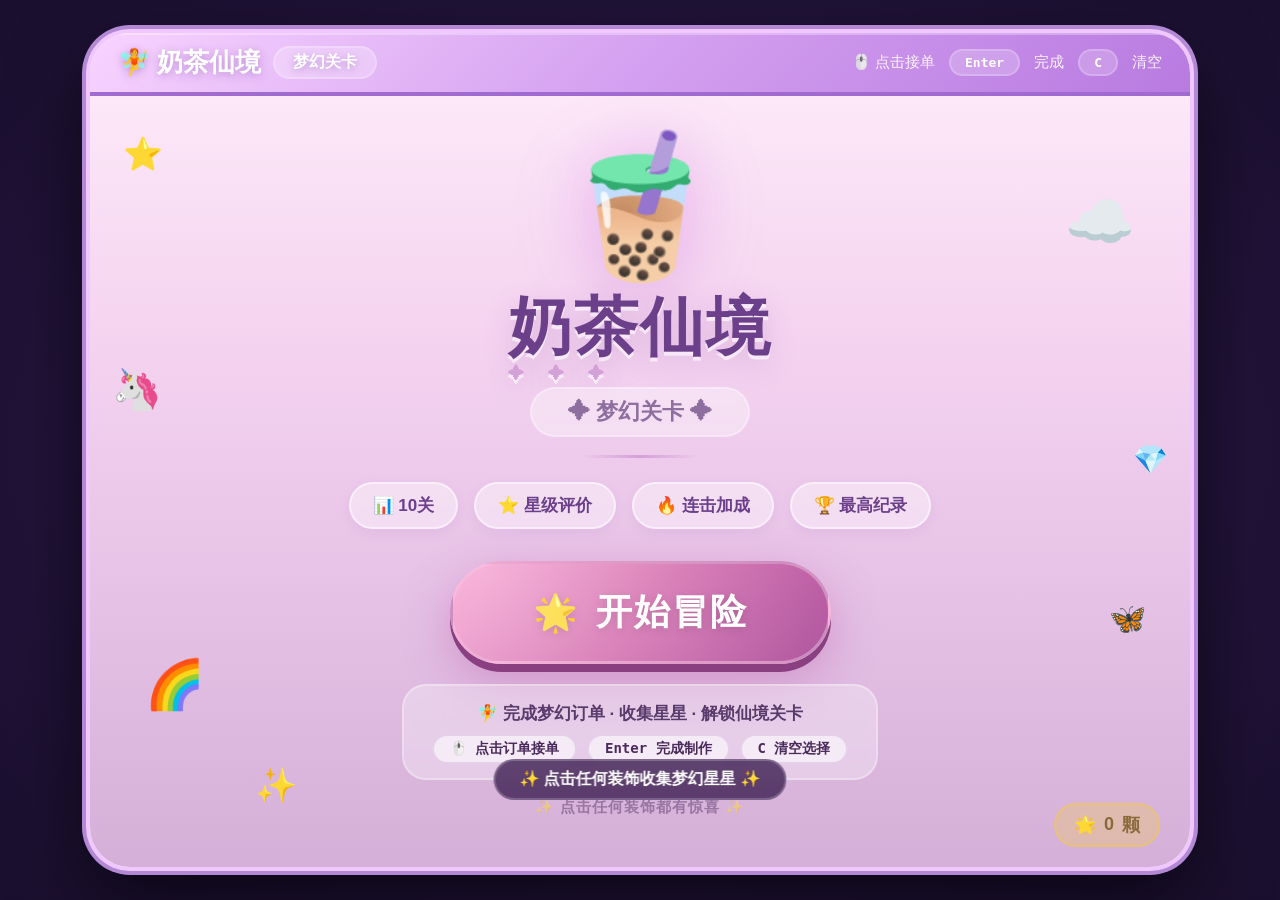
<file: index.html>
<!DOCTYPE html>
<html lang="zh-CN">
<head>
  <meta charset="UTF-8">
  <meta name="viewport" content="width=device-width, initial-scale=1.0, maximum-scale=1.0, user-scalable=no">
  <title>🧚 奶茶仙境 - 梦幻关卡</title>

  <link rel="stylesheet" href="css/style.css">
</head>
<body>

  <div class="game-wrapper">

    <!-- ===== 顶部横幅 ===== -->
    <div class="game-banner">
      <div class="logo">
        🧚 奶茶仙境
        <span>梦幻关卡</span>
      </div>
      <div class="controls-hint">
        <span>🖱️ 点击接单</span>
        <kbd>Enter</kbd> 完成
        <kbd>C</kbd> 清空
      </div>
    </div>

    <!-- ===== 启动界面 - 童话风格 ===== -->
    <div id="splashScreen">

      <!-- 童话装饰元素（全部可交互） -->
      <div class="fairy-deco" style="top:5%;left:3%;" onclick="interactDeco('⭐', '一颗小星星闪了闪✨')">
        <span class="deco-star">⭐</span>
        <span class="deco-tooltip">✨ 点我许愿</span>
      </div>

      <div class="fairy-deco" style="top:12%;right:5%;" onclick="interactDeco('☁️', '云朵轻轻飘过☁️')">
        <span class="deco-cloud">☁️</span>
        <span class="deco-tooltip">☁️ 触摸云朵</span>
      </div>

      <div class="fairy-deco" style="bottom:20%;left:5%;" onclick="interactDeco('🌈', '彩虹带来好运🌈')">
        <span class="deco-rainbow">🌈</span>
        <span class="deco-tooltip">🌈 抓住彩虹</span>
      </div>

      <div class="fairy-deco" style="bottom:30%;right:4%;" onclick="interactDeco('🦋', '蝴蝶飞走啦🦋')">
        <span class="deco-butterfly">🦋</span>
        <span class="deco-tooltip">🦋 蝴蝶仙子</span>
      </div>

      <div class="fairy-deco" style="top:35%;left:2%;" onclick="interactDeco('🦄', '独角兽向你点头🦄')">
        <span class="deco-unicorn">🦄</span>
        <span class="deco-tooltip">🦄 独角兽</span>
      </div>

      <div class="fairy-deco" style="top:45%;right:2%;" onclick="interactDeco('💎', '宝石闪闪发光💎')">
        <span class="deco-gem">💎</span>
        <span class="deco-tooltip">💎 神奇宝石</span>
      </div>

      <div class="fairy-deco" style="bottom:8%;left:15%;" onclick="interactDeco('✨', '魔法棒挥一挥✨')">
        <span class="deco-wand">✨</span>
        <span class="deco-tooltip">✨ 魔法棒</span>
      </div>

      <!-- 主内容 -->
      <div class="splash-icon" id="splashIcon" onclick="interactDeco('🧋', '奶茶精灵说：来一杯梦幻奶茶吧！🧋')">🧋</div>
      <div class="splash-title" id="splashTitle" onclick="interactDeco('🌟', '🌟 欢迎来到奶茶仙境！')">奶茶仙境</div>
      <div class="splash-subtitle">✦ 梦幻关卡 ✦</div>
      <div class="splash-divider"></div>

      <!-- 特性标签（每个都可交互） -->
      <div class="splash-features">
        <span class="tag" onclick="interactDeco('📊', '🌈 共有10个梦幻关卡等待你挑战！')">
          📊 10关
          <span class="tag-tip">✨ 点击查看</span>
        </span>
        <span class="tag" onclick="interactDeco('⭐', '🌟 完成关卡获得星星评价！')">
          ⭐ 星级评价
          <span class="tag-tip">✨ 点击查看</span>
        </span>
        <span class="tag" onclick="interactDeco('🔥', '🔥 连续正确制作触发连击！')">
          🔥 连击加成
          <span class="tag-tip">✨ 点击查看</span>
        </span>
        <span class="tag" onclick="interactDeco('🏆', '🏆 打破记录，成为奶茶大师！')">
          🏆 最高纪录
          <span class="tag-tip">✨ 点击查看</span>
        </span>
      </div>

      <button class="btn-start" id="btnStartGame">
        <span>🌟</span> 开始冒险
      </button>

      <div class="splash-instructions">
        <p>🧚 完成梦幻订单 · 收集星星 · 解锁仙境关卡</p>
        <div class="keys">
          <kbd>🖱️ 点击订单接单</kbd>
          <kbd>Enter 完成制作</kbd>
          <kbd>C 清空选择</kbd>
        </div>
      </div>
      <div class="splash-footer">✨ 点击任何装饰都有惊喜 ✨</div>

      <!-- 梦幻星星计数器 -->
      <div class="star-counter" id="starCounter" onclick="interactDeco('🌟', '你收集了 ' + (parseInt(localStorage.getItem('fairyStars')) || 0) + ' 颗梦幻星星！')">
        🌟 <span id="starCountDisplay">0</span> 颗
      </div>
    </div>

    <!-- ===== 游戏主界面 ===== -->
    <div id="gameScreen" class="hide">

      <!-- 标题栏 -->
      <div class="game-title-bar">
        <div class="title-left">
          <button class="back-btn" id="btnBackToMenu">🏠</button>
          <span class="game-title-text">🧚 奶茶仙境</span>
          <span class="level-badge" id="levelBadge">第 1 关</span>
        </div>
        <div class="title-right">
          <kbd>Enter</kbd> 完成
          <kbd>C</kbd> 清空
        </div>
      </div>

      <!-- 关卡进度 -->
      <div class="level-progress">
        <span class="label">📊 关卡进度</span>
        <div class="track">
          <div class="fill" id="levelProgressFill"></div>
        </div>
        <span class="count" id="levelProgressCount">0/5</span>
      </div>

      <!-- ===== 横屏主区域 ===== -->
      <div class="game-main">

        <!-- 左侧：订单队列 -->
        <div class="order-queue" id="orderQueue">
          <div class="queue-title">
            <span>📋 待处理订单</span>
            <span class="count" id="orderCount">0</span>
          </div>
          <div id="orderList"></div>
        </div>

        <!-- 右侧：操作面板 -->
        <div class="right-panel">

          <!-- 状态栏 -->
          <div class="status-bar">
            <div class="stat">
              <span class="stat-icon">❤️</span>
              <span class="stat-value" id="healthDigits">❤️❤️❤️</span>
            </div>
            <div class="stat">
              <span class="stat-icon">🪙</span>
              <span class="stat-value" id="coinDigits">0</span>
            </div>
            <div class="stat">
              <span class="stat-icon">🔥</span>
              <span class="stat-value" id="comboDigits">0</span>
            </div>
            <div class="stat">
              <span class="stat-icon">✅</span>
              <span class="stat-value" id="servedDigits">0</span>
            </div>
          </div>

          <!-- 操作台 -->
          <div class="prep-station" id="prepStation">
            <div class="step-block">
              <div class="step-header"><span class="step-badge">🍵 茶底</span></div>
              <div class="option-grid" id="teaOptions"></div>
            </div>
            <div class="step-block">
              <div class="step-header"><span class="step-badge">🍬 甜度</span></div>
              <div class="option-grid" id="sugarOptions"></div>
            </div>
            <div class="step-block">
              <div class="step-header"><span class="step-badge">🧋 加料</span></div>
              <div class="option-grid" id="toppingOptions"></div>
            </div>
            <div class="step-block">
              <div class="step-header"><span class="step-badge">🧊 冰块</span></div>
              <div class="option-grid" id="iceOptions"></div>
            </div>
          </div>

          <!-- 预览区 -->
          <div class="preview-zone" id="previewZone">
            <div class="preview-icons">🧋</div>
            <div class="preview-hint">点击订单开始制作</div>
          </div>

          <!-- 按钮 -->
          <div class="actions">
            <button class="action-btn clear-btn" id="btnClear">🗑️ 清空</button>
            <button class="action-btn complete-btn" id="btnComplete" disabled>✅ 完成</button>
          </div>
        </div>

      </div>
    </div>

  </div>

  <!-- ===== 反馈弹窗 ===== -->
  <div class="overlay" id="feedbackOverlay">
    <div class="feedback-card">
      <div class="feedback-banner" id="feedbackBanner">✅</div>
      <div class="feedback-detail" id="feedbackDetail"></div>
    </div>
  </div>

  <!-- ===== 结算弹窗 ===== -->
  <div class="overlay" id="settlementModal">
    <div class="settlement-card">
      <div class="gameover-banner" id="settlementBanner">🏁 关卡完成！</div>
      <div class="stars-display" id="starsDisplay">⭐⭐⭐</div>
      <div class="stat-row"><span>📦 完成订单</span><span class="stat-val" id="finalServed">0</span></div>
      <div class="stat-row"><span>🪙 金币</span><span class="stat-val" id="finalCoins">0</span></div>
      <div class="stat-row"><span>🔥 最高连击</span><span class="stat-val" id="finalCombo">0</span></div>
      <div class="stat-row"><span>💨 最快单秒</span><span class="stat-val" id="finalSpeed">0s</span></div>
      <div id="highScoreArea"></div>
      <button class="restart-btn" id="btnRestart">🔄 再来一局</button>
    </div>
  </div>
  <script src="./js/game.js"></script>
</body>
</html>
</file>
<file: css/style.css>
/* ===== 全局重置 ===== */
* {
  box-sizing: border-box;
  margin: 0;
  padding: 0;
}

body {
  min-height: 100vh;
  display: flex;
  justify-content: center;
  align-items: center;
  background: #1a0f2e;
  font-family: 'Comic Sans MS', 'Chalkboard SE', 'Segoe UI', cursive, sans-serif;
  padding: 20px;
  background-image: radial-gradient(ellipse at center, #2d1b4e 0%, #1a0f2e 100%);
}

.game-wrapper {
  width: 100%;
  max-width: 1100px;
  min-height: 700px;
  border-radius: 40px;
  overflow: hidden;
  box-shadow: 0 0 0 4px #f0c8ff, 0 0 0 8px #b388d4, 0 30px 80px rgba(0, 0, 0, 0.7);
  background: #faf0ff;
  position: relative;
}

/* ===== 顶部横幅 - 童话风格 ===== */
.game-banner {
  background: linear-gradient(135deg, #f8d4ff, #d4a0f0, #b87ae0);
  padding: 12px 28px;
  display: flex;
  justify-content: space-between;
  align-items: center;
  border-bottom: 4px solid #a06ad0;
  flex-wrap: wrap;
  gap: 8px;
  box-shadow: inset 0 2px 0 rgba(255, 255, 255, 0.3);
}

.game-banner .logo {
  display: flex;
  align-items: center;
  gap: 12px;
  font-size: 26px;
  font-weight: 900;
  color: #fff;
  text-shadow: 0 2px 8px rgba(120, 60, 160, 0.4);
  font-family: 'Comic Sans MS', cursive;
}

.game-banner .logo span {
  background: rgba(255, 255, 255, 0.25);
  padding: 4px 18px;
  border-radius: 30px;
  font-size: 16px;
  backdrop-filter: blur(4px);
  border: 2px solid rgba(255, 255, 255, 0.2);
}

.game-banner .controls-hint {
  display: flex;
  gap: 14px;
  font-size: 15px;
  color: rgba(255, 255, 255, 0.9);
  align-items: center;
}

.game-banner .controls-hint kbd {
  background: rgba(255, 255, 255, 0.2);
  padding: 4px 14px;
  border-radius: 20px;
  font-size: 13px;
  color: #fff;
  border: 2px solid rgba(255, 255, 255, 0.2);
  font-weight: bold;
}

/* ===== 启动界面 - 童话风格 ===== */
#splashScreen {
  display: flex;
  flex-direction: column;
  align-items: center;
  justify-content: center;
  min-height: 700px;
  padding: 40px 40px 50px;
  background: linear-gradient(180deg, #fce8f8 0%, #f5d4f0 30%, #e8c4e8 60%, #d4b0d8 100%);
  position: relative;
  overflow: hidden;
  transition: opacity 0.6s ease, transform 0.6s ease;
}

#splashScreen.hide {
  opacity: 0;
  transform: scale(1.05);
  pointer-events: none;
  position: absolute;
  top: 0;
  left: 0;
  right: 0;
  bottom: 0;
  z-index: 0;
}

/* ===== 童话装饰元素 ===== */
.fairy-deco {
  position: absolute;
  pointer-events: all;
  cursor: pointer;
  transition: all 0.3s ease;
  user-select: none;
}

.fairy-deco:hover {
  transform: scale(1.15) rotate(10deg);
}
.fairy-deco:active {
  transform: scale(0.85) rotate(-5deg);
}

.fairy-deco .deco-tooltip {
  position: absolute;
  bottom: 110%;
  left: 50%;
  transform: translateX(-50%);
  background: rgba(255, 255, 255, 0.9);
  padding: 6px 14px;
  border-radius: 20px;
  font-size: 12px;
  font-weight: bold;
  color: #6b3f8a;
  white-space: nowrap;
  opacity: 0;
  transition: all 0.3s ease;
  box-shadow: 0 4px 12px rgba(0, 0, 0, 0.1);
  pointer-events: none;
}
.fairy-deco:hover .deco-tooltip {
  opacity: 1;
  bottom: 120%;
}

/* 星星装饰 */
.deco-star {
  font-size: 32px;
  animation: twinkle 2s ease-in-out infinite alternate;
}
@keyframes twinkle {
  0% { opacity: 0.4; transform: scale(0.8) rotate(0deg); }
  100% { opacity: 1; transform: scale(1.2) rotate(20deg); }
}

/* 云朵装饰 */
.deco-cloud {
  font-size: 56px;
  animation: floatCloud 6s ease-in-out infinite alternate;
}
@keyframes floatCloud {
  0% { transform: translateX(-10px) scale(1); }
  100% { transform: translateX(20px) scale(1.05); }
}

/* 彩虹装饰 */
.deco-rainbow {
  font-size: 48px;
  animation: rainbowMove 4s ease-in-out infinite alternate;
}
@keyframes rainbowMove {
  0% { transform: rotate(-3deg); }
  100% { transform: rotate(3deg); }
}

/* 蝴蝶装饰 */
.deco-butterfly {
  font-size: 30px;
  animation: butterflyFly 5s ease-in-out infinite alternate;
}
@keyframes butterflyFly {
  0% { transform: translate(0, 0) rotate(-10deg); }
  50% { transform: translate(20px, -30px) rotate(10deg); }
  100% { transform: translate(-10px, -15px) rotate(-5deg); }
}

/* 独角兽装饰 */
.deco-unicorn {
  font-size: 40px;
  animation: unicornBounce 3s ease-in-out infinite alternate;
}
@keyframes unicornBounce {
  0% { transform: translateY(0) rotate(-5deg); }
  100% { transform: translateY(-15px) rotate(5deg); }
}

/* 宝石装饰 */
.deco-gem {
  font-size: 28px;
  animation: gemGlow 2s ease-in-out infinite alternate;
}
@keyframes gemGlow {
  0% { filter: drop-shadow(0 0 4px rgba(255, 215, 0, 0.3)); }
  100% { filter: drop-shadow(0 0 20px rgba(255, 215, 0, 0.8)); }
}

/* 魔法棒装饰 */
.deco-wand {
  font-size: 34px;
  animation: wandSway 3s ease-in-out infinite alternate;
}
@keyframes wandSway {
  0% { transform: rotate(-15deg); }
  100% { transform: rotate(15deg); }
}

/* ===== 启动界面主内容 ===== */
.splash-icon {
  font-size: 140px;
  animation: bounceIcon 2.5s ease-in-out infinite;
  filter: drop-shadow(0 8px 30px rgba(180, 80, 200, 0.3));
  z-index: 2;
  line-height: 1;
  position: relative;
  cursor: pointer;
  transition: all 0.3s ease;
}

.splash-icon:hover {
  transform: scale(1.08) rotate(-5deg);
}
.splash-icon:active {
  transform: scale(0.9) rotate(5deg);
}

.splash-icon::after {
  content: '';
  position: absolute;
  top: 50%;
  left: 50%;
  width: 200px;
  height: 200px;
  transform: translate(-50%, -50%);
  background: radial-gradient(circle, rgba(255, 200, 255, 0.3) 0%, transparent 70%);
  border-radius: 50%;
  z-index: -1;
  animation: glowPulse 3s ease-in-out infinite;
}

@keyframes glowPulse {
  0%, 100% { transform: translate(-50%, -50%) scale(0.8); opacity: 0.5; }
  50% { transform: translate(-50%, -50%) scale(1.4); opacity: 1; }
}

@keyframes bounceIcon {
  0%, 100% { transform: translateY(0) rotate(-3deg); }
  50% { transform: translateY(-20px) rotate(3deg); }
}

.splash-title {
  font-size: 64px;
  font-weight: 900;
  color: #6b3f8a;
  text-shadow: 0 4px 0 rgba(255, 255, 255, 0.6), 0 8px 30px rgba(120, 60, 160, 0.2);
  margin-top: 8px;
  z-index: 2;
  letter-spacing: 2px;
  position: relative;
  cursor: pointer;
  transition: all 0.3s ease;
  font-family: 'Comic Sans MS', cursive;
}

.splash-title:hover {
  transform: scale(1.03);
  color: #8b4fa8;
}
.splash-title:active {
  transform: scale(0.95);
}

.splash-title::after {
  content: '✦ ✦ ✦';
  display: block;
  font-size: 16px;
  color: #d4a0d8;
  margin-top: -6px;
  letter-spacing: 10px;
}

.splash-subtitle {
  font-size: 22px;
  color: #8d6e9f;
  font-weight: bold;
  margin-top: 4px;
  z-index: 2;
  background: rgba(255, 255, 255, 0.35);
  padding: 8px 36px;
  border-radius: 50px;
  backdrop-filter: blur(4px);
  border: 2px solid rgba(255, 255, 255, 0.3);
}

.splash-divider {
  width: 120px;
  height: 3px;
  background: linear-gradient(90deg, transparent, #d4a0d8, transparent);
  border-radius: 4px;
  margin: 18px 0 24px;
  z-index: 2;
}

/* ===== 童话特性标签（可交互） ===== */
.splash-features {
  display: flex;
  gap: 16px;
  flex-wrap: wrap;
  justify-content: center;
  z-index: 2;
  margin-bottom: 32px;
}

.splash-features .tag {
  background: rgba(255, 255, 255, 0.4);
  backdrop-filter: blur(4px);
  padding: 10px 22px;
  border-radius: 50px;
  font-size: 17px;
  font-weight: bold;
  color: #6b3f8a;
  border: 2px solid rgba(255, 255, 255, 0.5);
  display: flex;
  align-items: center;
  gap: 8px;
  box-shadow: 0 4px 12px rgba(120, 60, 160, 0.08);
  cursor: pointer;
  transition: all 0.25s ease;
  position: relative;
}

.splash-features .tag:hover {
  transform: translateY(-4px) scale(1.04);
  background: rgba(255, 255, 255, 0.6);
  box-shadow: 0 8px 24px rgba(120, 60, 160, 0.15);
  border-color: #d4a0d8;
}
.splash-features .tag:active {
  transform: scale(0.92);
}

.splash-features .tag .tag-tip {
  position: absolute;
  bottom: 105%;
  left: 50%;
  transform: translateX(-50%);
  background: rgba(60, 30, 80, 0.9);
  color: #fff;
  padding: 6px 16px;
  border-radius: 16px;
  font-size: 12px;
  white-space: nowrap;
  opacity: 0;
  transition: all 0.3s ease;
  pointer-events: none;
  backdrop-filter: blur(4px);
}
.splash-features .tag:hover .tag-tip {
  opacity: 1;
  bottom: 115%;
}

/* ===== 开始按钮 - 童话风格 ===== */
.btn-start {
  background: linear-gradient(135deg, #f8a0d0, #d470b0, #b058a0);
  border: none;
  padding: 24px 80px;
  border-radius: 80px;
  font-size: 36px;
  font-weight: 900;
  color: #fff;
  cursor: pointer;
  box-shadow: 0 8px 0 #8a4080, 0 16px 48px rgba(180, 80, 160, 0.4);
  transition: all 0.08s ease;
  z-index: 2;
  display: flex;
  align-items: center;
  gap: 16px;
  letter-spacing: 2px;
  text-shadow: 0 2px 8px rgba(0, 0, 0, 0.15);
  border: 3px solid rgba(255, 255, 255, 0.3);
  position: relative;
  overflow: hidden;
  font-family: 'Comic Sans MS', cursive;
}

.btn-start::before {
  content: '';
  position: absolute;
  top: -50%;
  left: -50%;
  width: 200%;
  height: 200%;
  background: radial-gradient(circle at 30% 30%, rgba(255,255,255,0.25) 0%, transparent 60%);
  pointer-events: none;
}

.btn-start:hover {
  transform: translateY(-3px);
  box-shadow: 0 10px 0 #8a4080, 0 20px 56px rgba(180, 80, 160, 0.5);
}

.btn-start:active {
  transform: translateY(6px);
  box-shadow: 0 2px 0 #8a4080, 0 8px 24px rgba(180, 80, 160, 0.3);
}

/* ===== 启动界面底部装饰 ===== */
.splash-instructions {
  margin-top: 20px;
  z-index: 2;
  background: rgba(255, 255, 255, 0.3);
  backdrop-filter: blur(4px);
  padding: 14px 28px;
  border-radius: 24px;
  border: 2px solid rgba(255, 255, 255, 0.3);
  max-width: 480px;
}

.splash-instructions p {
  font-size: 17px;
  color: #5a3a6a;
  font-weight: bold;
  line-height: 1.6;
  text-align: center;
}

.splash-instructions .keys {
  display: flex;
  justify-content: center;
  gap: 10px;
  margin-top: 6px;
  flex-wrap: wrap;
}

.splash-instructions .keys kbd {
  background: rgba(255, 255, 255, 0.6);
  padding: 4px 16px;
  border-radius: 20px;
  font-size: 14px;
  font-weight: bold;
  color: #4a2a5a;
  border: 2px solid rgba(160, 100, 180, 0.2);
}

.splash-footer {
  margin-top: 18px;
  font-size: 15px;
  color: rgba(90, 58, 106, 0.5);
  z-index: 2;
  font-weight: bold;
  letter-spacing: 1px;
}

/* ===== 点击反馈弹窗（童话风） ===== */
.interact-feedback {
  position: fixed;
  pointer-events: none;
  z-index: 200;
  font-size: 48px;
  font-weight: bold;
  color: #d470b0;
  text-shadow: 0 4px 20px rgba(180, 80, 160, 0.3);
  animation: interactPop 0.8s ease-out forwards;
}
@keyframes interactPop {
  0% { transform: scale(0.5) translateY(0); opacity: 1; }
  100% { transform: scale(1.3) translateY(-120px); opacity: 0; }
}

/* ===== 游戏主界面 - 童话风格 ===== */
#gameScreen {
  display: block;
  transition: opacity 0.6s ease;
  min-height: 700px;
}

#gameScreen.hide {
  display: none;
}

.game-title-bar {
  background: linear-gradient(135deg, #f8d4ff, #d4a0f0, #b87ae0);
  padding: 12px 28px;
  display: flex;
  justify-content: space-between;
  align-items: center;
  border-bottom: 4px solid #a06ad0;
  flex-wrap: wrap;
  gap: 8px;
}

.game-title-bar .title-left {
  display: flex;
  align-items: center;
  gap: 16px;
}

.game-title-bar .title-left .back-btn {
  background: rgba(255, 255, 255, 0.2);
  border: 2px solid rgba(255, 255, 255, 0.3);
  font-size: 24px;
  cursor: pointer;
  padding: 4px 12px;
  border-radius: 30px;
  transition: all 0.15s;
  color: #fff;
  text-shadow: 0 2px 4px rgba(0,0,0,0.1);
}

.game-title-bar .title-left .back-btn:hover {
  background: rgba(255, 255, 255, 0.35);
  transform: scale(1.05);
}
.game-title-bar .title-left .back-btn:active {
  transform: scale(0.92);
}

.game-title-bar .title-left .game-title-text {
  font-size: 26px;
  font-weight: 900;
  color: #fff;
  text-shadow: 0 2px 8px rgba(120, 60, 160, 0.3);
}

.game-title-bar .title-left .level-badge {
  background: rgba(255, 255, 255, 0.25);
  color: #fff;
  padding: 4px 22px;
  border-radius: 30px;
  font-size: 18px;
  font-weight: bold;
  border: 2px solid rgba(255, 255, 255, 0.2);
}

.game-title-bar .title-right {
  display: flex;
  gap: 12px;
  font-size: 15px;
  color: rgba(255, 255, 255, 0.9);
  font-weight: bold;
  align-items: center;
}

.game-title-bar .title-right kbd {
  background: rgba(255, 255, 255, 0.2);
  padding: 4px 14px;
  border-radius: 20px;
  font-size: 13px;
  color: #fff;
  border: 2px solid rgba(255, 255, 255, 0.2);
}

.level-progress {
  background: rgba(245, 235, 250, 0.8);
  padding: 10px 28px;
  display: flex;
  align-items: center;
  gap: 16px;
  border-bottom: 3px solid #d4b8d8;
  backdrop-filter: blur(4px);
}

.level-progress .label {
  font-size: 16px;
  font-weight: bold;
  color: #6b3f8a;
  white-space: nowrap;
}

.level-progress .track {
  flex: 1;
  height: 12px;
  background: #e8d0e8;
  border-radius: 20px;
  overflow: hidden;
  border: 2px solid #d4b8d8;
}

.level-progress .track .fill {
  height: 100%;
  width: 0%;
  background: linear-gradient(90deg, #d470b0, #b058a0);
  border-radius: 20px;
  transition: width 0.5s ease;
}

.level-progress .count {
  font-size: 16px;
  font-weight: bold;
  color: #6b3f8a;
  white-space: nowrap;
}

/* ===== 横屏主区域 ===== */
.game-main {
  display: flex;
  gap: 0;
  min-height: 460px;
  height: auto;
}

/* ===== 左侧：订单队列 ===== */
.order-queue {
  flex: 0 0 28%;
  background: rgba(245, 235, 250, 0.6);
  padding: 14px 16px;
  border-right: 4px solid #d4b8d8;
  max-height: 520px;
  overflow-y: auto;
  min-width: 220px;
  backdrop-filter: blur(4px);
}

.order-queue::-webkit-scrollbar {
  width: 6px;
}
.order-queue::-webkit-scrollbar-thumb {
  background: #d4b0d8;
  border-radius: 20px;
}
.order-queue::-webkit-scrollbar-track {
  background: rgba(240, 220, 240, 0.3);
}

.order-queue .queue-title {
  font-size: 17px;
  font-weight: bold;
  color: #6b3f8a;
  margin-bottom: 10px;
  display: flex;
  justify-content: space-between;
  align-items: center;
}

.order-queue .queue-title .count {
  background: #d4b0d8;
  color: #fff;
  padding: 2px 18px;
  border-radius: 30px;
  font-size: 15px;
}

.order-card {
  display: flex;
  align-items: center;
  gap: 10px;
  background: rgba(255, 255, 255, 0.8);
  border-radius: 16px;
  padding: 8px 12px;
  margin-bottom: 6px;
  border: 3px solid #e8d4e8;
  transition: all 0.3s ease;
  cursor: pointer;
  position: relative;
  box-shadow: 0 2px 8px rgba(120, 60, 160, 0.06);
}

.order-card:hover {
  border-color: #d4a0d8;
  transform: scale(1.02);
  box-shadow: 0 4px 16px rgba(120, 60, 160, 0.1);
}

.order-card:active {
  transform: scale(0.97);
}

.order-card .order-avatar {
  font-size: 32px;
  width: 40px;
  text-align: center;
  flex-shrink: 0;
}

.order-card .order-detail {
  flex: 1;
  display: flex;
  align-items: center;
  gap: 3px;
  font-size: 18px;
  flex-wrap: wrap;
}

.order-card .order-detail .plus-icon {
  font-size: 10px;
  opacity: 0.5;
}

.order-card .order-timer {
  font-size: 16px;
  font-weight: 900;
  color: #7a4a8a;
  min-width: 42px;
  text-align: right;
  font-variant-numeric: tabular-nums;
}

.order-card .order-timer.warning {
  color: #d4706a;
  animation: pulse 0.5s ease-in-out infinite alternate;
}

@keyframes pulse {
  0% { transform: scale(1); }
  100% { transform: scale(1.1); }
}

.order-card .order-status {
  font-size: 20px;
  min-width: 26px;
  text-align: center;
}

.order-card .order-btn {
  background: linear-gradient(135deg, #d470b0, #b058a0);
  border: none;
  color: #fff;
  padding: 4px 16px;
  border-radius: 30px;
  font-size: 13px;
  font-weight: bold;
  cursor: pointer;
  box-shadow: 0 3px 0 #8a4080;
  transition: all 0.08s ease;
  touch-action: manipulation;
  white-space: nowrap;
}

.order-card .order-btn:hover {
  transform: translateY(-2px);
  box-shadow: 0 5px 0 #8a4080;
}

.order-card .order-btn:active {
  transform: translateY(3px);
  box-shadow: 0 0px 0 #8a4080;
}

.order-card .order-btn:disabled {
  opacity: 0.4;
  cursor: not-allowed;
  transform: translateY(2px);
  box-shadow: 0 1px 0 #8a4080;
}

.order-card.completed {
  opacity: 0.5;
  border-color: #b8d8b8;
  pointer-events: none;
}

.order-card.completed .order-status {
  color: #7ab87a;
}

.order-card.expired {
  opacity: 0.3;
  border-color: #e8b8b8;
  pointer-events: none;
}

.order-card.expired .order-status {
  color: #d4706a;
}

.order-card.active {
  border-color: #d470b0;
  background: rgba(255, 240, 255, 0.9);
  box-shadow: 0 0 24px rgba(180, 80, 160, 0.15);
}

/* ===== 右侧：操作面板 ===== */
.right-panel {
  flex: 1;
  display: flex;
  flex-direction: column;
  min-width: 320px;
}

.status-bar {
  display: flex;
  justify-content: space-around;
  align-items: center;
  padding: 8px 16px;
  background: linear-gradient(135deg, #d4b0d8, #b88ad0);
  border-bottom: 4px solid #a06ac0;
  flex-wrap: wrap;
  gap: 4px;
}

.stat {
  display: flex;
  align-items: center;
  gap: 5px;
  background: rgba(255, 255, 255, 0.2);
  border-radius: 30px;
  padding: 4px 16px 4px 10px;
  border: 2px solid rgba(255, 255, 255, 0.2);
  min-width: 56px;
}

.stat-icon {
  font-size: 20px;
}
.stat-value {
  font-size: 18px;
  font-weight: bold;
  color: #fff;
  text-shadow: 0 1px 4px rgba(0,0,0,0.1);
}

/* ===== 操作台 - 童话风格 ===== */
.prep-station {
  padding: 12px 16px;
  background: linear-gradient(180deg, #f5e8f5, #e8d4e8);
  border-bottom: 4px solid #d4b8d8;
  flex: 1;
  overflow-y: auto;
  max-height: 300px;
}

.prep-station::-webkit-scrollbar {
  width: 6px;
}
.prep-station::-webkit-scrollbar-thumb {
  background: #d4b0d8;
  border-radius: 20px;
}

.step-block {
  margin-bottom: 8px;
}
.step-block:last-child {
  margin-bottom: 0;
}

.step-header {
  display: flex;
  align-items: center;
  gap: 8px;
  margin-bottom: 4px;
}

.step-badge {
  font-size: 16px;
  font-weight: bold;
  color: #6b3f8a;
  background: rgba(255, 255, 255, 0.4);
  border-radius: 30px;
  padding: 3px 16px;
  border: 2px solid rgba(255, 255, 255, 0.2);
}

.option-grid {
  display: flex;
  flex-wrap: wrap;
  gap: 6px;
  justify-content: flex-start;
}

.option-btn {
  width: 60px;
  height: 60px;
  border: 3px solid rgba(200, 160, 200, 0.4);
  border-radius: 18px;
  background: linear-gradient(145deg, #fff8ff, #f5e8f5);
  cursor: pointer;
  padding: 4px;
  display: flex;
  flex-direction: column;
  align-items: center;
  justify-content: center;
  box-shadow: 0 4px 8px rgba(120, 60, 160, 0.08), inset 0 2px 0 rgba(255, 255, 255, 0.8);
  transition: all 0.15s ease;
  gap: 1px;
  touch-action: manipulation;
}

.option-btn:hover {
  transform: scale(1.06);
  border-color: #d4a0d8;
  box-shadow: 0 6px 16px rgba(120, 60, 160, 0.12);
}
.option-btn:active {
  transform: scale(0.92);
}

.option-btn.selected {
  border-color: #d470b0;
  background: linear-gradient(145deg, #fce8f8, #f5d4f0);
  transform: scale(1.08);
  box-shadow: 0 6px 20px rgba(180, 80, 160, 0.2), inset 0 2px 0 rgba(255, 255, 255, 0.8);
}

.option-btn .opt-emoji {
  font-size: 26px;
  line-height: 1;
}
.option-btn .opt-label {
  font-size: 10px;
  color: #5a3a6a;
  font-weight: bold;
}

.preview-zone {
  margin: 8px 16px 6px;
  padding: 10px 14px;
  background: rgba(255, 255, 255, 0.85);
  border-radius: 20px;
  border: 3px dashed #d4b8d8;
  min-height: 62px;
  display: flex;
  flex-direction: column;
  align-items: center;
  justify-content: center;
  gap: 3px;
  transition: border-color 0.3s, background 0.3s;
}

.preview-zone.ready {
  border-color: #8ac88a;
  background: rgba(220, 245, 220, 0.9);
  border-style: solid;
}

.preview-zone .preview-icons {
  font-size: 30px;
  display: flex;
  gap: 5px;
  flex-wrap: wrap;
  justify-content: center;
}
.preview-zone .preview-hint {
  font-size: 14px;
  color: #b090b0;
}

.actions {
  display: flex;
  gap: 12px;
  padding: 0 16px 14px;
}

.action-btn {
  flex: 1;
  border: none;
  cursor: pointer;
  padding: 14px;
  border-radius: 18px;
  font-weight: 900;
  font-size: 20px;
  color: #fff;
  transition: all 0.08s ease;
  box-shadow: 0 5px 0 rgba(0, 0, 0, 0.12);
  touch-action: manipulation;
  letter-spacing: 1px;
  font-family: 'Comic Sans MS', cursive;
}

.action-btn:hover {
  transform: translateY(-2px);
  box-shadow: 0 7px 0 rgba(0, 0, 0, 0.12);
}

.action-btn:active {
  transform: translateY(5px);
  box-shadow: 0 0px 0 rgba(0, 0, 0, 0.12);
}

.action-btn:disabled {
  opacity: 0.4;
  cursor: not-allowed;
  transform: translateY(2px);
  box-shadow: 0 2px 0 rgba(0, 0, 0, 0.12);
  filter: grayscale(0.3);
}

.action-btn.clear-btn {
  background: linear-gradient(135deg, #e8a0a0, #d4706a);
  box-shadow: 0 5px 0 #b05850;
}

.action-btn.complete-btn {
  background: linear-gradient(135deg, #8ad48a, #60b860);
  box-shadow: 0 5px 0 #408a40;
}

.action-btn.complete-btn:disabled {
  background: #c8c0c8;
  box-shadow: 0 5px 0 #a8a0a8;
}

/* ===== 弹窗 ===== */
.overlay {
  position: fixed;
  inset: 0;
  background: rgba(40, 20, 60, 0.6);
  display: flex;
  align-items: center;
  justify-content: center;
  z-index: 100;
  opacity: 0;
  pointer-events: none;
  transition: opacity 0.25s;
  backdrop-filter: blur(8px);
}

.overlay.show {
  opacity: 1;
  pointer-events: auto;
}

.feedback-card {
  background: #fff8ff;
  border-radius: 40px;
  padding: 28px 40px;
  text-align: center;
  transform: scale(0.85);
  transition: transform 0.3s cubic-bezier(0.34, 1.56, 0.64, 1);
  max-width: 400px;
  box-shadow: 0 30px 80px rgba(0, 0, 0, 0.3);
  border: 6px solid #d4b0d8;
}

.overlay.show .feedback-card {
  transform: scale(1);
}

.feedback-banner {
  font-size: 56px;
  margin-bottom: 6px;
}
.feedback-detail {
  font-size: 26px;
  font-weight: bold;
  display: flex;
  align-items: center;
  justify-content: center;
  gap: 10px;
  color: #5a3a6a;
}

.settlement-card {
  background: linear-gradient(180deg, #fff8ff, #f5e8f5);
  border-radius: 40px;
  padding: 32px 30px;
  max-width: 480px;
  width: 92%;
  text-align: center;
  transform: translateY(30px);
  transition: transform 0.35s cubic-bezier(0.34, 1.56, 0.64, 1);
  box-shadow: 0 30px 80px rgba(0, 0, 0, 0.3);
  border: 6px solid #d4b0d8;
}

.overlay.show .settlement-card {
  transform: translateY(0);
}

.gameover-banner {
  font-size: 38px;
  margin-bottom: 10px;
  color: #6b3f8a;
}

.stat-row {
  display: flex;
  align-items: center;
  justify-content: space-between;
  padding: 8px 6px;
  border-bottom: 2px dashed #e8d4e8;
  font-size: 18px;
  color: #5a3a6a;
}
.stat-row:last-of-type {
  border-bottom: none;
}
.stat-row .stat-val {
  font-weight: bold;
  font-size: 22px;
  color: #b058a0;
}

.stars-display {
  font-size: 40px;
  letter-spacing: 6px;
  margin: 8px 0;
}

.highscore-row {
  font-size: 24px;
  margin: 12px 0;
  color: #d4a0a0;
  font-weight: bold;
}

.restart-btn {
  margin-top: 18px;
  width: 100%;
  border: none;
  background: linear-gradient(135deg, #f8d4a0, #f0b888);
  cursor: pointer;
  padding: 16px;
  border-radius: 20px;
  box-shadow: 0 6px 0 #c49870;
  transition: all 0.08s ease;
  font-size: 22px;
  font-weight: 900;
  color: #5a3a5a;
  touch-action: manipulation;
}

.restart-btn:hover {
  transform: translateY(-2px);
  box-shadow: 0 8px 0 #c49870;
}

.restart-btn:active {
  transform: translateY(6px);
  box-shadow: 0 0px 0 #c49870;
}

.restart-btn.next-btn {
  background: linear-gradient(135deg, #8ad48a, #60b860);
  box-shadow: 0 6px 0 #408a40;
  color: #fff;
}

/* ===== 梦幻星星收集提示 ===== */
.star-collected {
  position: fixed;
  pointer-events: none;
  z-index: 150;
  font-size: 40px;
  animation: starCollect 0.9s ease-out forwards;
}
@keyframes starCollect {
  0% { transform: scale(0.3) rotate(0deg); opacity: 1; }
  100% { transform: scale(1.5) rotate(180deg) translateY(-100px); opacity: 0; }
}

.star-counter {
  position: absolute;
  bottom: 20px;
  right: 30px;
  background: rgba(255, 215, 0, 0.2);
  backdrop-filter: blur(8px);
  padding: 8px 18px;
  border-radius: 40px;
  font-size: 18px;
  font-weight: bold;
  color: #8a6a3a;
  border: 2px solid rgba(255, 215, 0, 0.3);
  z-index: 10;
  display: flex;
  align-items: center;
  gap: 8px;
  cursor: pointer;
  transition: all 0.3s ease;
}

.star-counter:hover {
  background: rgba(255, 215, 0, 0.3);
  transform: scale(1.05);
}
.star-counter:active {
  transform: scale(0.92);
}

/* ===== 响应式 ===== */
@media (max-width: 820px) {
  .game-main {
    flex-direction: column;
  }
  .order-queue {
    flex: 1;
    border-right: none;
    border-bottom: 4px solid #d4b8d8;
    max-height: 220px;
    min-width: auto;
  }
  .right-panel {
    flex: 1;
    min-width: auto;
  }
  .game-wrapper {
    max-width: 700px;
    min-height: auto;
  }
  #gameScreen {
    min-height: auto;
  }
  #splashScreen {
    min-height: 600px;
  }
  .splash-title {
    font-size: 44px;
  }
  .splash-icon {
    font-size: 100px;
  }
  .btn-start {
    font-size: 26px;
    padding: 18px 50px;
  }
  .splash-features .tag {
    font-size: 14px;
    padding: 6px 14px;
  }
}

@media (max-width: 500px) {
  .game-wrapper {
    max-width: 100%;
    border-radius: 20px;
  }
  #splashScreen {
    min-height: 500px;
    padding: 20px 16px 30px;
  }
  .splash-title {
    font-size: 30px;
  }
  .splash-icon {
    font-size: 60px;
  }
  .btn-start {
    font-size: 20px;
    padding: 14px 30px;
  }
  .splash-features .tag {
    font-size: 12px;
    padding: 5px 12px;
  }
  .splash-subtitle {
    font-size: 14px;
    padding: 4px 16px;
  }
  .game-title-bar {
    padding: 6px 12px;
  }
  .game-title-bar .title-left .game-title-text {
    font-size: 16px;
  }
  .game-title-bar .title-left .level-badge {
    font-size: 13px;
    padding: 2px 12px;
  }
  .order-queue {
    padding: 8px 10px;
    max-height: 160px;
  }
  .order-card .order-detail {
    font-size: 14px;
  }
  .option-btn {
    width: 44px;
    height: 44px;
  }
  .option-btn .opt-emoji {
    font-size: 18px;
  }
  .action-btn {
    font-size: 14px;
    padding: 10px;
  }
  .stat {
    padding: 2px 10px 2px 6px;
    min-width: 40px;
  }
  .stat-icon {
    font-size: 14px;
  }
  .stat-value {
    font-size: 14px;
  }
  .prep-station {
    padding: 8px 10px;
    max-height: 180px;
  }
  .step-badge {
    font-size: 13px;
    padding: 2px 12px;
  }
  .preview-zone {
    padding: 6px 10px;
    min-height: 44px;
  }
  .preview-zone .preview-icons {
    font-size: 22px;
  }
  .feedback-card {
    padding: 18px 20px;
    max-width: 300px;
  }
  .settlement-card {
    padding: 18px 14px;
    max-width: 340px;
  }
  .gameover-banner {
    font-size: 24px;
  }
  .star-counter {
    font-size: 14px;
    padding: 4px 12px;
    bottom: 10px;
    right: 14px;
  }
  .splash-features .tag .tag-tip {
    display: none;
  }
  .fairy-deco .deco-tooltip {
    display: none;
  }
}

@media (max-width: 380px) {
  .game-banner .controls-hint {
    display: none;
  }
  .option-btn {
    width: 36px;
    height: 36px;
  }
  .option-btn .opt-emoji {
    font-size: 14px;
  }
  .option-btn .opt-label {
    font-size: 7px;
  }
  .splash-title {
    font-size: 24px;
  }
  .splash-icon {
    font-size: 48px;
  }
  .btn-start {
    font-size: 16px;
    padding: 10px 20px;
  }
  .order-card .order-detail {
    font-size: 12px;
  }
}
</file>
